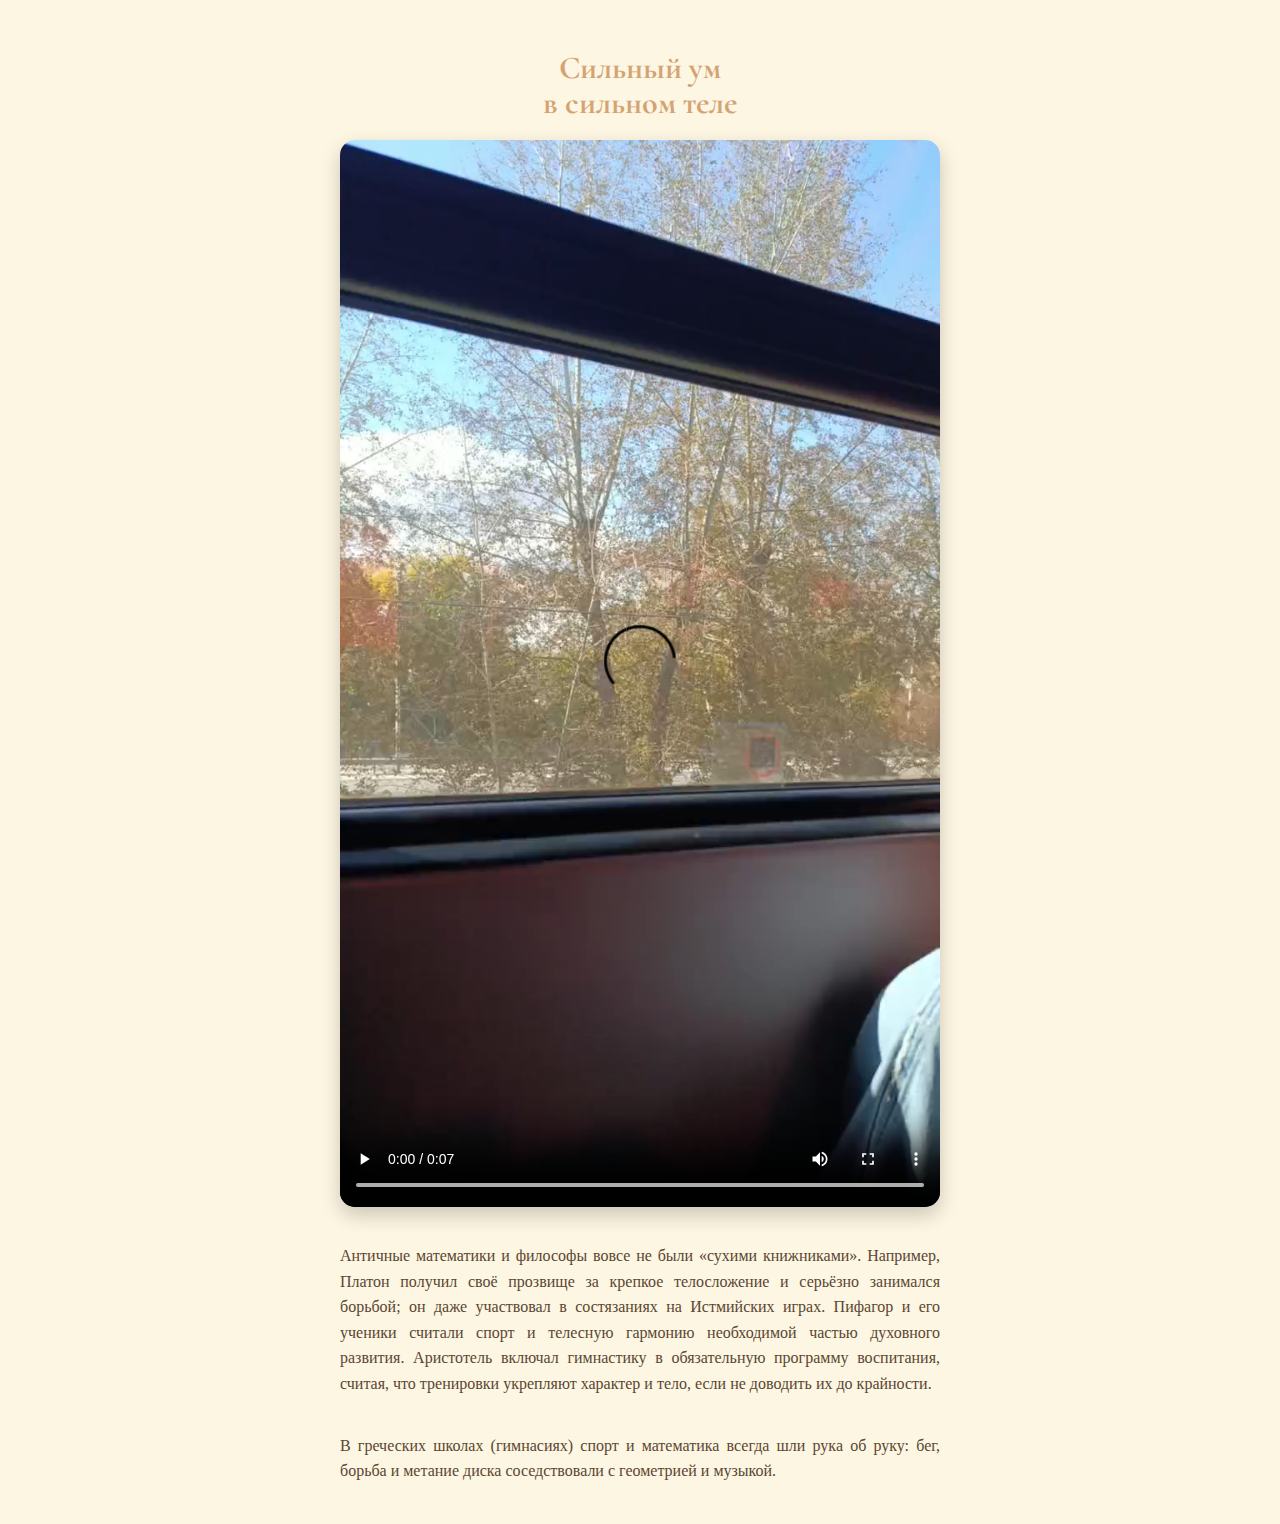
<file: index.html>
<!DOCTYPE html>
<html lang="ru">
<head>
  <meta charset="UTF-8">
  <meta name="viewport" content="width=device-width, initial-scale=1.0">
  <title>Сильный ум в сильном теле</title>
  
  <!-- Подключение шрифта Cormorant с Google Fonts -->
  <link href="https://fonts.googleapis.com/css2?family=Cormorant:wght@700&display=swap&subset=cyrillic" rel="stylesheet">

  <style>
    body {
      margin: 0;
      font-family: 'Georgia', serif; /* основной текст */
      background: #fdf6e3; /* светло-бежевый фон */
      color: #5a4631;
      display: flex;
      flex-direction: column;
      align-items: center;
      padding: 20px;
      line-height: 1.6;
      text-align: justify;
    }

    .header {
      text-align: center;
      margin-top: 30px;
    }

    /* Заголовок одним размером */
    .header h1 {
      font-family: 'Cormorant', serif;
      font-size: 2rem; /* одинаковый размер для всех строк */
      color: #d4a373; /* золотистый оттенок */
      line-height: 1.1; /* уменьшенный интервал между строками */
      text-align: center;
      margin: 0;
    }

    .video-container {
      width: 100%;
      max-width: 600px;
      margin: 20px 0;
      border-radius: 15px;
      overflow: hidden;
      box-shadow: 0 8px 20px rgba(0,0,0,0.2);
    }

    video {
      width: 100%;
      height: auto;
      display: block;
    }

    p {
      font-size: 1rem;
      max-width: 600px;
      margin-bottom: 20px;
    }

    @media (max-width: 500px) {
      .header h1 {
        font-size: 1.5rem;
      }

      p {
        font-size: 0.95rem;
      }
    }
  </style>
</head>
<body>
  <div class="header">
    <h1>Сильный ум<br>в сильном теле</h1>
  </div>

  <div class="video-container">
    <video controls>
      <source src="images/videva.mp4" type="video/mp4">
      Ваш браузер не поддерживает воспроизведение видео.
    </video>
  </div>

  <p>Античные математики и философы вовсе не были «сухими книжниками». Например, Платон получил своё прозвище за крепкое телосложение и серьёзно занимался борьбой; он даже участвовал в состязаниях на Истмийских играх. Пифагор и его ученики считали спорт и телесную гармонию необходимой частью духовного развития. Аристотель включал гимнастику в обязательную программу воспитания, считая, что тренировки укрепляют характер и тело, если не доводить их до крайности.</p>

  <p>В греческих школах (гимнасиях) спорт и математика всегда шли рука об руку: бег, борьба и метание диска соседствовали с геометрией и музыкой.</p>
</body>
</html>
</file>
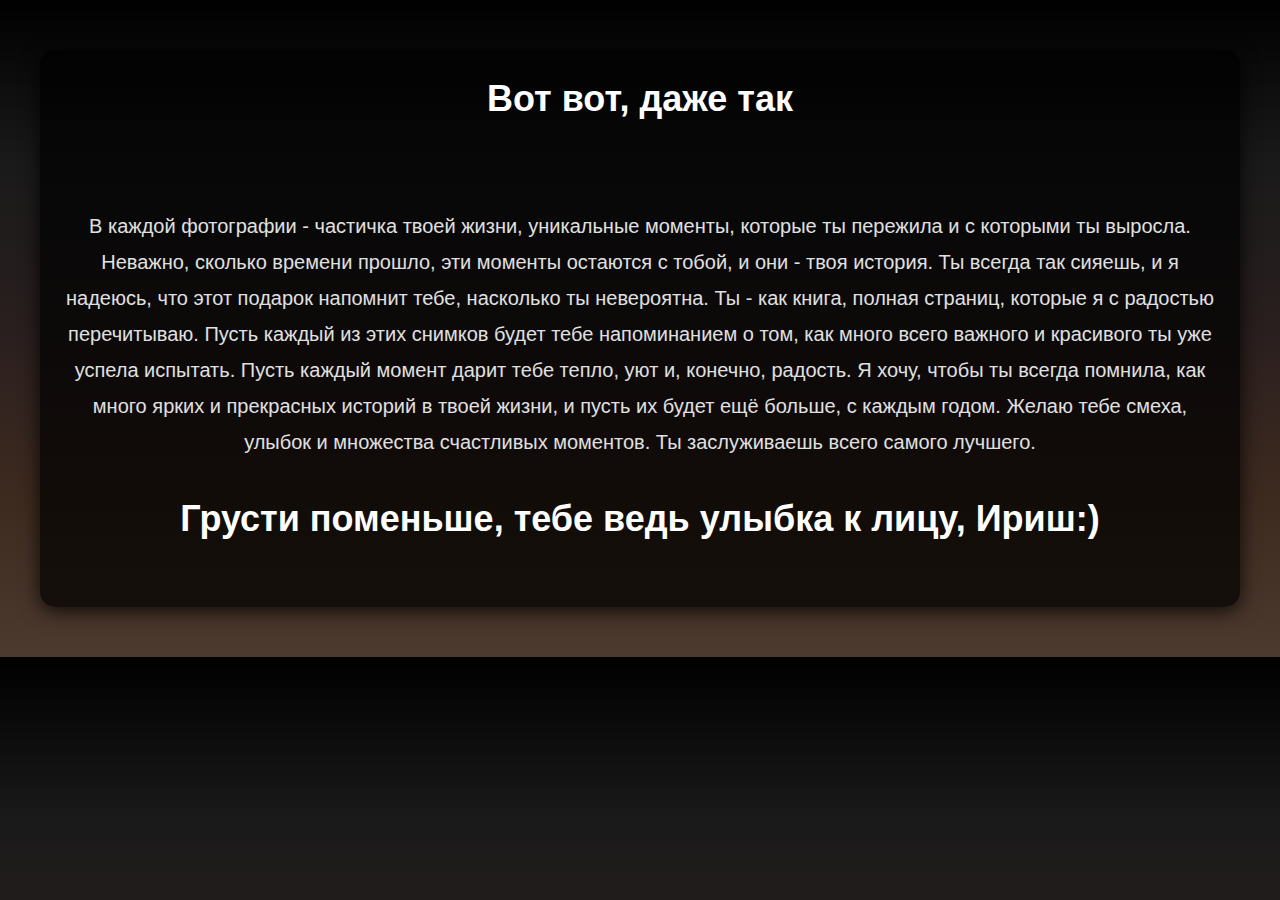
<file: 7/index.html>
<!DOCTYPE html>
<html lang="ru">
<head>
    <meta charset="UTF-8">
    <meta name="viewport" content="width=device-width, initial-scale=1.0">
    <title>А тут у нас что🤔</title>
    <link rel="icon" type="image/png" href="img/icons8-sunflower-50.png">
    <link rel="stylesheet" href="/7/main.css">
</head>
<body>
    <div class="memories-container">
        <h1 class="section-title">Вот вот, даже так</h1>

        <div class="memory-block" id="memoryBlock"></div>

        <div class="message">
            <p>В каждой фотографии - частичка твоей жизни, уникальные моменты, которые ты пережила и с которыми ты выросла. Неважно, сколько времени прошло, эти моменты остаются с тобой, и они - твоя история. Ты всегда так сияешь, и я надеюсь, что этот подарок напомнит тебе, насколько ты невероятна.

                Ты - как книга, полная страниц, которые я с радостью перечитываю. Пусть каждый из этих снимков будет тебе напоминанием о том, как много всего важного и красивого ты уже успела испытать. Пусть каждый момент дарит тебе тепло, уют и, конечно, радость.
                
                Я хочу, чтобы ты всегда помнила, как много ярких и прекрасных историй в твоей жизни, и пусть их будет ещё больше, с каждым годом. Желаю тебе смеха, улыбок и множества счастливых моментов. Ты заслуживаешь всего самого лучшего.</p>
        
            <h1>Грусти поменьше, тебе ведь улыбка к лицу, Ириш:)</h1>
        </div>
    </div>

    <div id="myModal" class="modal">
        <span class="prev" onclick="changeImage(-1)">&#10094;</span>
        <img class="modal-content" id="modalImage">
        <span class="next" onclick="changeImage(1)">&#10095;</span>
    </div>

    <script>
        const memoryBlock = document.getElementById("memoryBlock");

        images.forEach((image, index) => {
            const card = document.createElement("div");
            card.classList.add("memory-card");
            card.setAttribute("onclick", `openModal(${index})`);

            const img = document.createElement("img");
            img.src = image;
            img.alt = `Воспоминание ${index + 1}`;
            card.appendChild(img);

            const textDiv = document.createElement("div");
            textDiv.classList.add("memory-text");
            textDiv.innerHTML = `<p>${descriptions[index]}</p>`; 
            card.appendChild(textDiv);

            memoryBlock.appendChild(card);
        });

        let currentImageIndex = 0;
        
        function openModal(index) {
            const modal = document.getElementById("myModal");
            const modalImage = document.getElementById("modalImage");
            modal.style.display = "block";
            modalImage.src = images[index];

            currentImageIndex = index;
        }

        function changeImage(direction) {
            currentImageIndex = (currentImageIndex + direction + images.length) % images.length;
            const modalImage = document.getElementById("modalImage");
            modalImage.src = images[currentImageIndex];
        }

        window.onclick = function(event) {
            const modal = document.getElementById("myModal");
            if (event.target === modal) {
                modal.style.display = "none";
            }
        }
    </script>
</body>
</html>
</file>
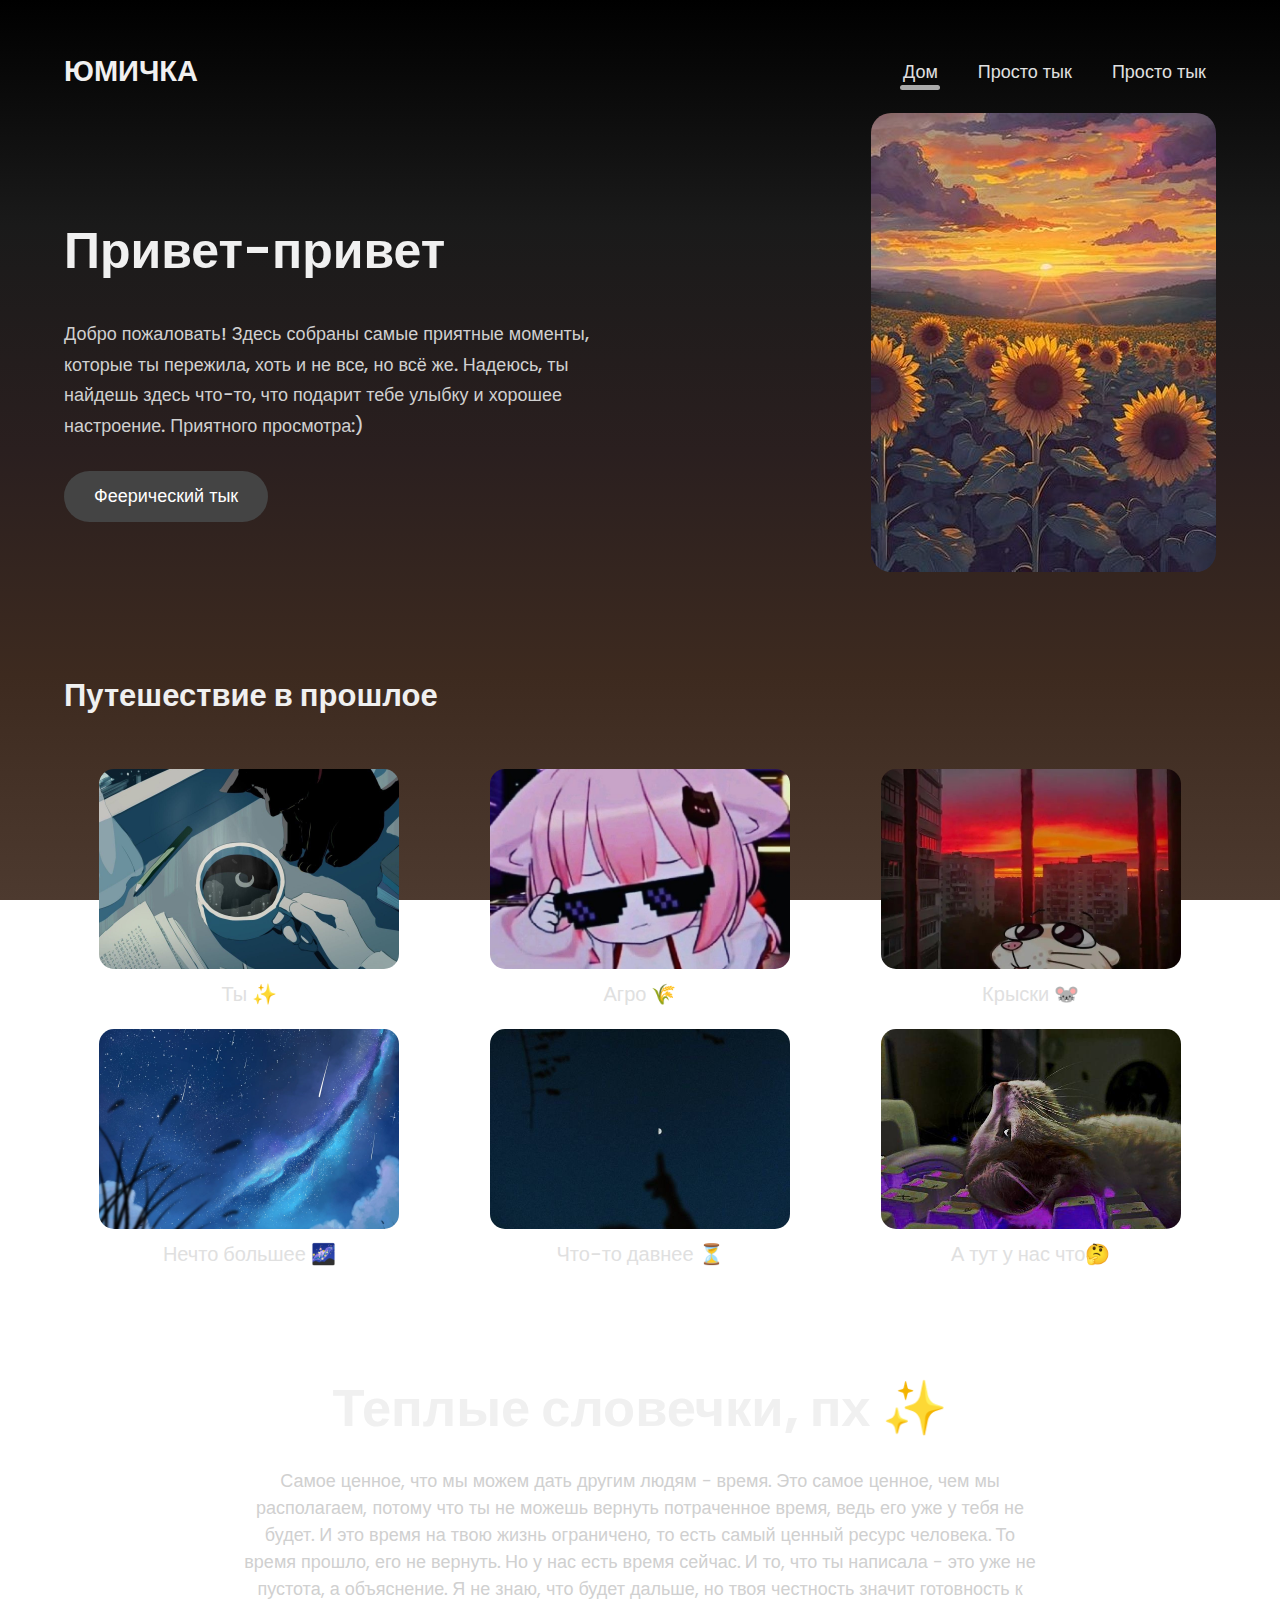
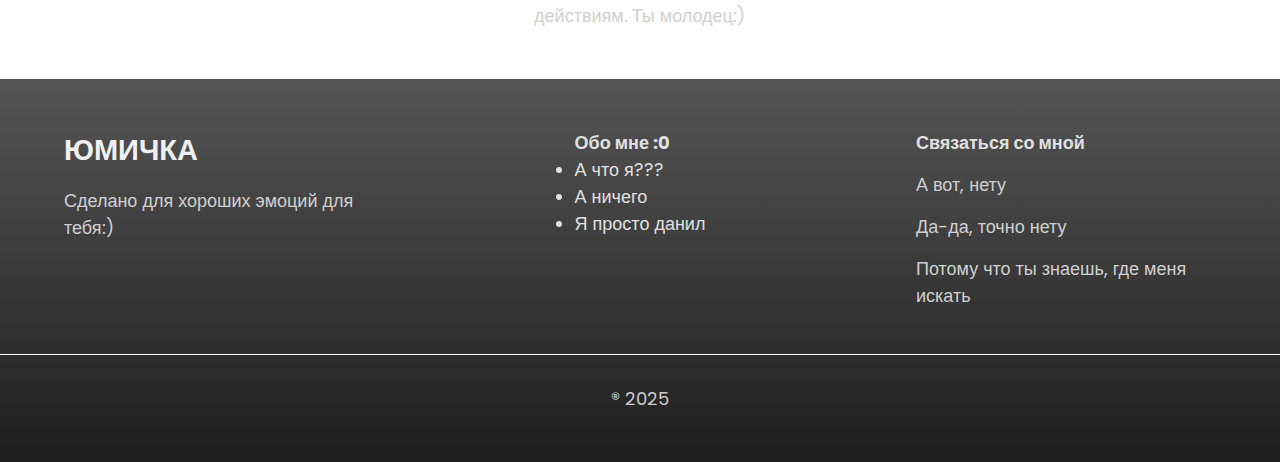
<file: Project1/index.html>
<!DOCTYPE html>
<html lang="en">
<head>
    <meta charset="UTF-8">
    <meta name="viewport" content="width=device-width, initial-scale=1.0">
    <title>Memories</title>
    <link rel="stylesheet" href="/Project1/css/main.css">
    <link rel="icon" href="/favicon_io_2/site.webmanifest" type="image/x-icon">
    <link rel="shortcut icon" href="/favicon_io_2/site.webmanifest" type="image/x-icon">

    
</head>
<body>
    <div class="wrapper">
        <header class="container">
            <span class="logo">Юмичка</span>
            <nav>
                <ul>
                    <li class="active"><a href="/">Дом</a></li>
                    <li><a href="https://music.yandex.ru/playlists/ps.4e6b6b1e-6a96-489d-9183-7ed6642a4a6d?utm_medium=copy_link" target="_blank" rel="noopener noreferrer">Просто тык</a></li>
                    <li><a href="https://pikabu.ru/tag/%D0%9C%D0%B5%D0%BC%D1%8B%2C%D0%A1%D1%82%D0%BE%D0%BC%D0%B0%D1%82%D0%BE%D0%BB%D0%BE%D0%B3%D0%B8%D1%8F" target="_blank" rel="noopener noreferrer">Просто тык</a></li>
                </ul>
            </nav>
        </header>
       
        <div class="hero container">
            <div class="hero--info">
                <h1>Привет-привет</h1>
                <p>Добро пожаловать!
                    Здесь собраны самые приятные моменты, которые ты пережила, хоть и не все, но всё же. Надеюсь, ты найдешь здесь что-то, что подарит тебе улыбку и хорошее настроение. Приятного просмотра:)
                    
                    </p>
                <a href="https://music.yandex.ru/track/132322151?utm_source=desktop&utm_medium=copy_link" target="_blank">
                    <button class="btn">Феерический тык</button>
                </a>
                
            </div>
            <img src="/img/SunFlower.jpg" alt="Яркое солнце в поле подсолнухов">
        </div>

        <div class="container trending">
            <h3>Путешествие в прошлое</h3>

            <div class="years">
                <div class="block">
                    <a href="/2/index.html" target="_blank">
                        <img src="/img/ты.JPG" alt="Ты">
                    </a>
                    <span>Ты ✨</span>
                </div>
                <div class="block">
                    <a href="/3/index.html" target="_blank">
                        <img src="/img/агро.JPG" alt="Агро">
                    </a>
                    <span>Агро 🌾</span>
                </div>
                <div class="block">
                    <a href="/4/index.html" target="_blank">
                        <img src="/img/крыски.JPG" alt="Крыски">
                    </a>
                    <span>Крыски 🐭</span>
                </div>
                <div class="block">
                    <a href="/5/index.html" target="_blank">
                        <img src="/img/большее.JPG" alt="Нечто большее">
                    </a>
                    <span>Нечто большее 🌌</span>
                </div>
                <div class="block">
                    <a href="/6/index.html" target="_blank">
                        <img src="/img/давнее.JPG" alt="Что-то давнее">
                    </a>
                    <span>Что-то давнее ⏳</span>
                </div>
                <div class="block">
                    <a href="/7/index.html" target="_blank">
                        <img src="/img/котик.jpeg" alt="А тут у нас что">
                    </a>
                    <span>А тут у нас что🤔</span>
                </div>
            </div>
        </div>

        <div class="container big-text">
            <h2>Теплые словечки, пх &#10024;</h2>
            <p class="small-text">Самое ценное, что мы можем дать другим людям - время. Это самое ценное, чем мы располагаем, потому что ты не можешь вернуть потраченное время, ведь его уже у тебя не будет. И это время на твою жизнь ограничено, то есть самый ценный ресурс человека.
                То время прошло, его не вернуть. Но у нас есть время сейчас. И то, что ты написала - это уже не пустота, а объяснение. Я не знаю, что будет дальше, но твоя честность значит готовность к действиям. Ты молодец:)</p>
            </div>
    </div>

    <footer>
        <div class="blocks container">
            <div>
                <span class="logo">Юмичка</span>
                <p>Сделано для хороших эмоций для тебя:)</p>
            </div>
            <div>
                <h4>Обо мне :0</h4>
                <ul>
                    <li>А что я???</li>
                    <li>А ничего</li>
                    <li>Я просто данил</li>
                </ul>
            </div>
            <div>
                <h4>Связаться со мной</h4>
                <ul>
                    <p>А вот, нету</p>
                    <p>Да-да, точно нету</p>
                    <p>Потому что ты знаешь, где меня искать</p>
                </ul>
            </div>
        </div>
        <hr>
        <p>® 2025</p>
    </footer>

</body>
</html>
</file>
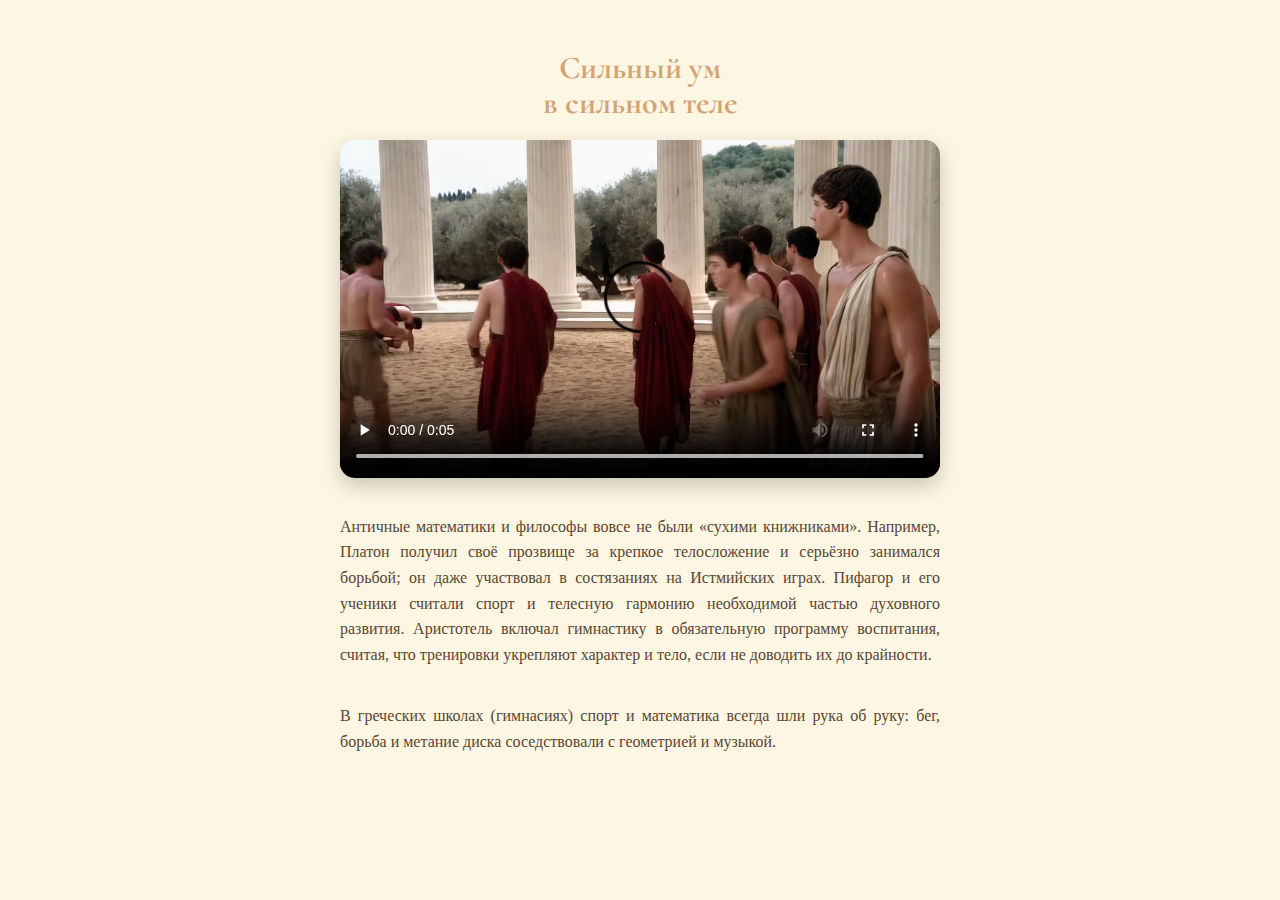
<file: fact1.html>
<!DOCTYPE html>
<html lang="ru">
<head>
  <meta charset="UTF-8">
  <meta name="viewport" content="width=device-width, initial-scale=1.0">
  <title>Сильный ум в сильном теле</title>
  
  <!-- Подключение шрифта Cormorant с Google Fonts -->
  <link href="https://fonts.googleapis.com/css2?family=Cormorant:wght@700&display=swap&subset=cyrillic" rel="stylesheet">

  <style>
    body {
      margin: 0;
      font-family: 'Georgia', serif; /* основной текст */
      background: #fdf6e3; /* светло-бежевый фон */
      color: #5a4631;
      display: flex;
      flex-direction: column;
      align-items: center;
      padding: 20px;
      line-height: 1.6;
      text-align: justify;
    }

    .header {
      text-align: center;
      margin-top: 30px;
    }

    /* Заголовок одним размером */
    .header h1 {
      font-family: 'Cormorant', serif;
      font-size: 2rem; /* одинаковый размер для всех строк */
      color: #d4a373; /* золотистый оттенок */
      line-height: 1.1; /* уменьшенный интервал между строками */
      text-align: center;
      margin: 0;
    }

    .video-container {
      width: 100%;
      max-width: 600px;
      margin: 20px 0;
      border-radius: 15px;
      overflow: hidden;
      box-shadow: 0 8px 20px rgba(0,0,0,0.2);
    }

    video {
      width: 100%;
      height: auto;
      display: block;
    }

    p {
      font-size: 1rem;
      max-width: 600px;
      margin-bottom: 20px;
    }

    @media (max-width: 500px) {
      .header h1 {
        font-size: 1.5rem;
      }

      p {
        font-size: 0.95rem;
      }
    }
  </style>
</head>
<body>
  <div class="header">
    <h1>Сильный ум<br>в сильном теле</h1>
  </div>

  <div class="video-container">
    <video controls>
      <source src="images/1.mp4" type="video/mp4">
      Ваш браузер не поддерживает воспроизведение видео.
    </video>
  </div>

  <p>Античные математики и философы вовсе не были «сухими книжниками». Например, Платон получил своё прозвище за крепкое телосложение и серьёзно занимался борьбой; он даже участвовал в состязаниях на Истмийских играх. Пифагор и его ученики считали спорт и телесную гармонию необходимой частью духовного развития. Аристотель включал гимнастику в обязательную программу воспитания, считая, что тренировки укрепляют характер и тело, если не доводить их до крайности.</p>

  <p>В греческих школах (гимнасиях) спорт и математика всегда шли рука об руку: бег, борьба и метание диска соседствовали с геометрией и музыкой.</p>
</body>
</html>
</file>
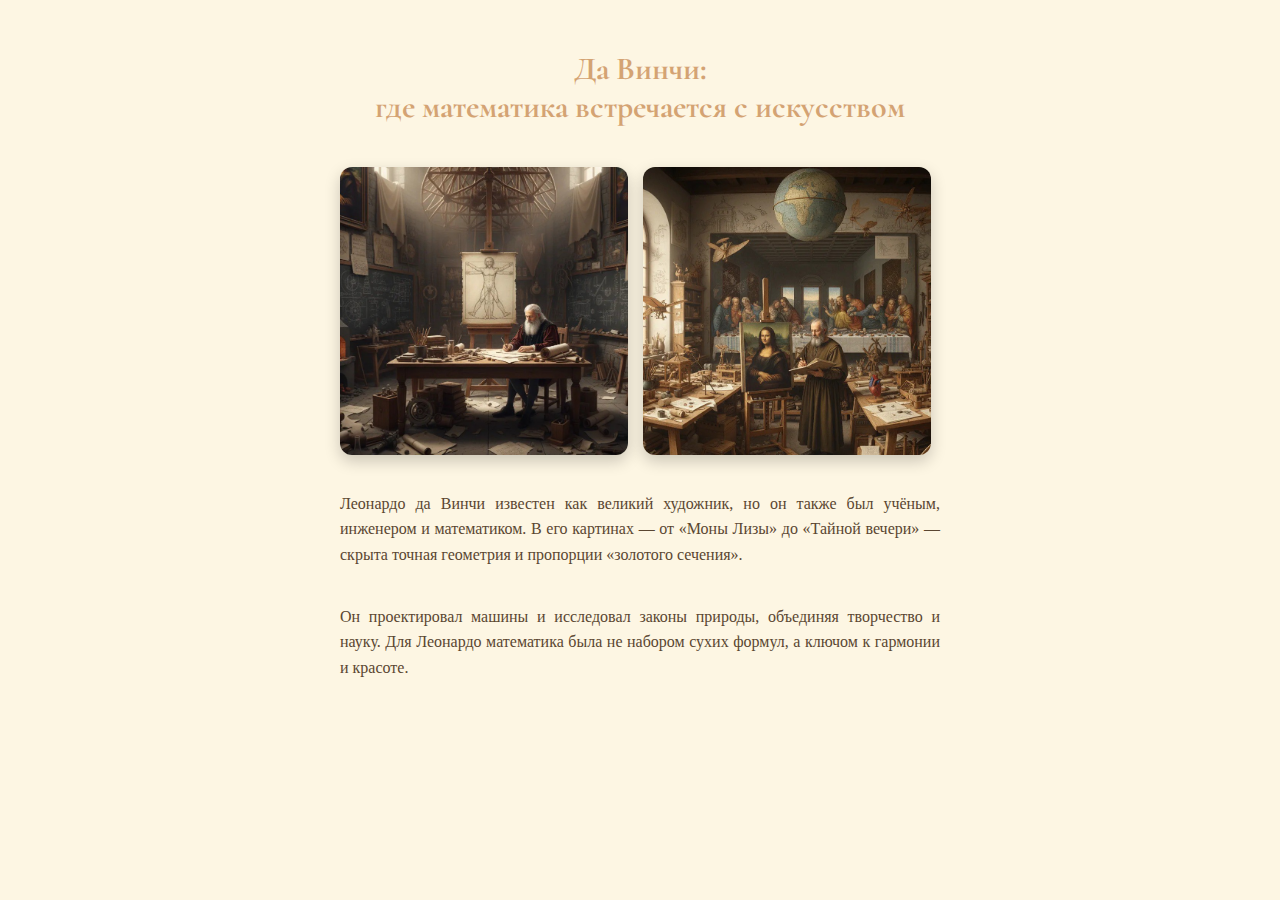
<file: fact2.html>
<!DOCTYPE html>
<html lang="ru">
<head>
  <meta charset="UTF-8">
  <meta name="viewport" content="width=device-width, initial-scale=1.0">
  <title>Да Винчи: где математика встречается с искусством</title>
  
  <!-- Подключение шрифта Cormorant -->
  <link href="https://fonts.googleapis.com/css2?family=Cormorant:wght@700&display=swap&subset=cyrillic" rel="stylesheet">

  <style>
    body {
      margin: 0;
      font-family: 'Georgia', serif;
      background: #fdf6e3;
      color: #5a4631;
      display: flex;
      flex-direction: column;
      align-items: center;
      padding: 20px;
      line-height: 1.6;
      text-align: justify;
    }

    .header {
      text-align: center;
      margin-top: 30px;
    }

    .header h1 {
      font-family: 'Cormorant', serif;
      font-size: 2rem;
      color: #d4a373;
      line-height: 1.2;
      text-align: center;
      margin: 0 0 20px 0;
    }

    .images-container {
      display: flex;
      flex-direction: column;
      gap: 15px;
      width: 100%;
      max-width: 600px;
      margin: 20px 0;
    }

    .images-container img {
      width: 100%;
      border-radius: 12px;
      box-shadow: 0 6px 16px rgba(0,0,0,0.2);
    }

    p {
      font-size: 1rem;
      max-width: 600px;
      margin-bottom: 20px;
    }

    @media (min-width: 700px) {
      .images-container {
        flex-direction: row;
      }

      .images-container img {
        width: 48%;
      }
    }

    @media (max-width: 500px) {
      .header h1 {
        font-size: 1.5rem;
      }

      p {
        font-size: 0.95rem;
      }
    }
  </style>
</head>
<body>
  <div class="header">
    <h1>Да Винчи:<br>где математика встречается с искусством</h1>
  </div>

  <div class="images-container">
    <img src="images/dai1.jpeg" alt="Леонардо да Винчи - пример 1">
    <img src="images/dai2.jpeg" alt="Леонардо да Винчи - пример 2">
  </div>

  <p>Леонардо да Винчи известен как великий художник, но он также был учёным, инженером и математиком. В его картинах — от «Моны Лизы» до «Тайной вечери» — скрыта точная геометрия и пропорции «золотого сечения».</p>

  <p>Он проектировал машины и исследовал законы природы, объединяя творчество и науку. Для Леонардо математика была не набором сухих формул, а ключом к гармонии и красоте.</p>
</body>
</html>
</file>
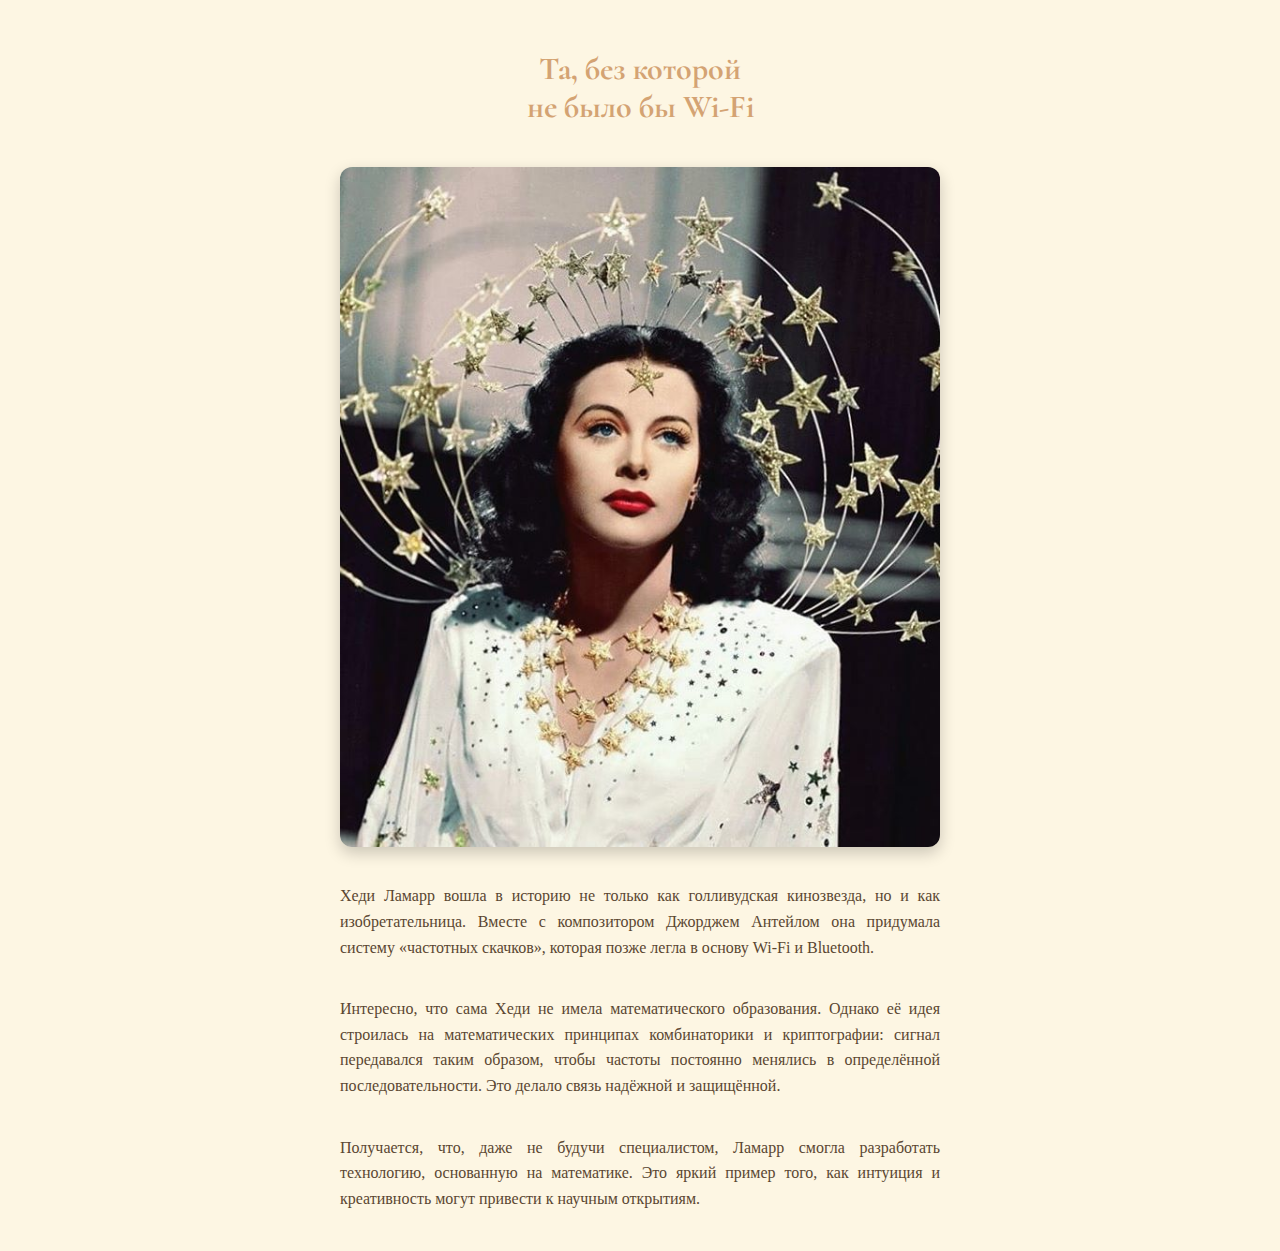
<file: fact3.html>
<!DOCTYPE html>
<html lang="ru">
<head>
  <meta charset="UTF-8">
  <meta name="viewport" content="width=device-width, initial-scale=1.0">
  <title>Та, без которой не было бы Wi-Fi</title>
  
  <!-- Подключение шрифта Cormorant -->
  <link href="https://fonts.googleapis.com/css2?family=Cormorant:wght@700&display=swap&subset=cyrillic" rel="stylesheet">

  <style>
    body {
      margin: 0;
      font-family: 'Georgia', serif;
      background: #fdf6e3;
      color: #5a4631;
      display: flex;
      flex-direction: column;
      align-items: center;
      padding: 20px;
      line-height: 1.6;
      text-align: justify;
    }

    .header {
      text-align: center;
      margin-top: 30px;
    }

    .header h1 {
      font-family: 'Cormorant', serif;
      font-size: 2rem;
      color: #d4a373;
      line-height: 1.2;
      text-align: center;
      margin: 0 0 20px 0;
    }

    .image-container {
      width: 100%;
      max-width: 600px;
      margin: 20px 0;
    }

    .image-container img {
      width: 100%;
      border-radius: 12px;
      box-shadow: 0 6px 16px rgba(0,0,0,0.2);
      display: block;
    }

    p {
      font-size: 1rem;
      max-width: 600px;
      margin-bottom: 20px;
    }

    @media (max-width: 500px) {
      .header h1 {
        font-size: 1.5rem;
      }

      p {
        font-size: 0.95rem;
      }
    }
  </style>
</head>
<body>
  <div class="header">
    <h1>Та, без которой<br>не было бы Wi-Fi</h1>
  </div>

  <div class="image-container">
    <img src="images/wifi.jpeg" alt="Хеди Ламарр">
  </div>

  <p>Хеди Ламарр вошла в историю не только как голливудская кинозвезда, но и как изобретательница. Вместе с композитором Джорджем Антейлом она придумала систему «частотных скачков», которая позже легла в основу Wi-Fi и Bluetooth.</p>

  <p>Интересно, что сама Хеди не имела математического образования. Однако её идея строилась на математических принципах комбинаторики и криптографии: сигнал передавался таким образом, чтобы частоты постоянно менялись в определённой последовательности. Это делало связь надёжной и защищённой.</p>

  <p>Получается, что, даже не будучи специалистом, Ламарр смогла разработать технологию, основанную на математике. Это яркий пример того, как интуиция и креативность могут привести к научным открытиям.</p>
</body>
</html>
</file>
<file: 7/main.css>
/* Основные стили */
* {
    margin: 0;
    padding: 0;
    box-sizing: border-box;
}

body {
    background: linear-gradient(to bottom, #000000, #1a1a1a, #2a1f1f, #3d2a1f, #4d3a2f);
    color: #e0e0e0;
    font-family: 'Poppins', sans-serif;
    font-size: 18px;
    line-height: 1.6;
    padding: 50px 10px;
    overflow-x: hidden;
}

h1 {
    font-size: 36px;
    color: #fff;
    text-align: center;
    margin-bottom: 40px;
    font-weight: bold;
}

/* Стиль для контейнера воспоминаний */
.memories-container {
    max-width: 1200px;
    margin: 0 auto;
    text-align: center;
    background-color: rgba(0, 0, 0, 0.7);
    border-radius: 15px;
    padding: 20px;
    box-shadow: 0 4px 20px rgba(0, 0, 0, 0.8);
}

.memory-block {
    display: grid;
    grid-template-columns: repeat(auto-fill, minmax(250px, 1fr));
    gap: 20px;
    margin-bottom: 40px;
}

.memory-card {
    background-color: #2a1f1f;
    border-radius: 15px;
    overflow: hidden;
    cursor: pointer;
    transition: transform 0.3s ease, box-shadow 0.3s ease;
}

.memory-card:hover {
    transform: scale(1.05);
    box-shadow: 0 5px 15px rgba(0, 0, 0, 0.5);
}

.memory-card img {
    width: 100%;
    height: 100%;
    object-fit: cover;
    border-bottom: 3px solid #e0e0e0;
}

.memory-text {
    padding: 15px;
    font-size: 16px;
    color: #f0f0f0;
    background-color: #3d2a1f;
    border-top: 3px solid #e0e0e0;
    border-radius: 0 0 15px 15px;
}

/* Стили для текста в блоках */
.message p {
    font-size: 20px;
    line-height: 1.8;
    color: #e0e0e0;
    text-align: center;
    margin-bottom: 30px;
    font-weight: 400;
}

/* Модальное окно */
.modal {
    display: none;
    position: fixed;
    z-index: 1;
    left: 0;
    top: 0;
    width: 100%;
    height: 100%;
    background-color: rgba(0, 0, 0, 0.8);
    overflow: auto;
    justify-content: center;
    align-items: center;
}

.modal-content {
    width: 80%;
    max-width: 900px;
    margin: auto;
    border-radius: 10px;
}

.prev, .next {
    color: white;
    font-size: 30px;
    position: absolute;
    top: 50%;
    padding: 16px;
    background-color: rgba(0, 0, 0, 0.6);
    border: none;
    cursor: pointer;
    z-index: 10;
}

.prev {
    left: 10px;
    transform: translateY(-50%);
}

.next {
    right: 10px;
    transform: translateY(-50%);
}

.prev:hover, .next:hover {
    background-color: rgba(0, 0, 0, 0.8);
}
</file>
<file: Project1/css/main.css>
@import url('https://fonts.googleapis.com/css2?family=Poppins:wght@400;500;700;800&display=swap');

* {
    margin: 0;
    padding: 0;
    box-sizing: border-box; 
}

body {
    font-family: 'Poppins', sans-serif;
    font-weight: 400;
    color: #e0e0e0;
    font-size: 18px;
    background: linear-gradient(to bottom, #000000, #1a1a1a, #2a1f1f, #3d2a1f, #4d3a2f);
    background-attachment: fixed;
    overflow-x: hidden;
}

html {
    scrollbar-width: thin;
    scrollbar-color: rgba(255, 255, 255, 0.3) rgba(255, 255, 255, 0.1);
}

::-webkit-scrollbar {
    width: 12px;
}

::-webkit-scrollbar-track {
    background: rgba(255, 255, 255, 0.1);
}

::-webkit-scrollbar-thumb {
    background: rgba(255, 255, 255, 0.3);
    border-radius: 10px;
}

::-webkit-scrollbar-thumb:hover {
    background: rgba(255, 255, 255, 0.6);
}

a {
    text-decoration: none;
    color: #e0e0e0;
}

img {
    max-width: 100%;
    display: block;
}

.wrapper {
    width: 100%;
}


@keyframes fadeIn {
    from { opacity: 0; transform: translateY(20px); }
    to   { opacity: 1; transform: translateY(0); }
}

.fade-in {
    animation: fadeIn 1.2s ease-out both;
}

.container {
    max-width: 1400px;
    width: 90%;
    margin: 0 auto;
}

header {
    display: flex;
    align-items: center;
    justify-content: space-between;
    padding: 50px 0;
}

header .logo,
footer .blocks .logo {
    text-transform: uppercase;
    font-size: 29px;
    font-weight: 800;
    color: #f0f0f0;
}

header nav ul {
    list-style: none;
    display: flex;
    gap: 20px;
}

header nav ul li a {
    padding: 5px 10px;
    display: inline-block;
    color: #e0e0e0;
}

header nav ul li {
    position: relative;
}

header nav ul li.active::after {
    content: '';
    display: block;
    width: 40px;
    height: 5px;
    background: #aaa;
    border-radius: 10px;
    position: absolute;
    bottom: 0;
    left: 50%;
    transform: translateX(-50%);
}

header nav ul li:not(.active):not(.btn) a:hover {
    border-bottom: 5px solid #aaa;
}

header nav ul .btn a {
    background: #444;
    padding: 10px 15px;
    border-radius: 10px;
    font-weight: 700;
    color: #fff;
    transition: all 500ms ease;
}

header nav ul .btn a:hover {
    background: #666;
}


.hero {
    padding-bottom: 100px;
    position: relative;
}

.hero--info {
    max-width: 530px;
    padding-top: 70px;
}

.hero--info h2 {
    color: #bbb;
    font-size: 20px;
    font-weight: 600;
}

.hero--info h1 {
    font-size: 50px;
    font-weight: 600;
    color: #f0f0f0;
}

.hero--info p {
    font-weight: 500;
    line-height: 170%;
    margin: 30px 0;
    color: #d0d0d0;
}

.hero--info .btn {
    background: #444;
    color: #fff;
    border-radius: 50px;
    padding: 15px 30px;
    border: 0;
    transition: all 500ms ease;
    cursor: pointer;
    font-size: 18px;
}

.hero--info .btn:hover {
    transform: scale(1.1);
    background: #666;
}

.hero img {
    max-width: 50%;
    height: auto;
    position: absolute;
    top: -50px;
    right: 0;
    border-radius: 20px;
    transform: translateY(20px);
}


.trending {
    padding-top: 50px;
}

.trending h3 {
    font-weight: 600;
    font-size: 31px;
    color: #f0f0f0;
}

.trending .block img {
    border-radius: 15px;
}

.trending .see-all {
    color: #fff;
    background: #444;
    border-radius: 30px;
    padding: 12px 23px;
    float: right;
    display: block;
    transition: all 500ms ease;
}

.trending .see-all:hover {
    transform: scale(1.1);
    background: #666;
}

.trending .years {
    display: flex;
    justify-content: space-between;
    width: 100%;
    padding: 50px 0;
}

.trending .years span {
    display: block;
    text-align: center;
    margin-top: 10px;
    font-size: 20px;
    font-weight: 500;
    color: #e0e0e0;
}

.trending .years .block {
    text-align: center;
}



.trending .years span img {
    content: url('img/tooth-icon.png');
    position: relative;
    top: 5px;
    margin-right: 7px;
}


.big-text {
    padding: 50px 0;
    font-size: 35px;
    font-weight: 600;
    text-align: center;
    width: 800px;
    margin: 0 auto;
    color: #f0f0f0;
}

.small-text {
    font-size: 18px;
    font-weight: 400;
    color: #d0d0d0;
    margin-top: 20px;
}


footer {
    background: linear-gradient(0deg, #1e1e1e, #555);
    padding: 50px 0;
    color: #e0e0e0;
}

footer .blocks {
    display: flex;
    justify-content: space-between;
}

footer .blocks p {
    width: 300px;
    margin: 15px 0;
    color: #d0d0d0;
}

footer.blocks h4 {
    font-weight: 500;
    font-size: 17px;
    color: #f0f0f0;
}

footer.blocks ul li {
    margin-top: 7px;
    opacity: 0.8;
    color: #ccc;
}

footer hr {
    margin: 30px 0;
    border: 0;
    height: 0.6px;
    background: #fff;
}

footer > p {
    text-align: center;
    color: #ccc;
}

.trending .years .block {
    text-align: center;
    width: 20%; 
}

.trending .years img {
    width: 100%; 
    height: 200px; 
    object-fit: cover; 
    border-radius: 15px; 
}
.trending .years {
    display: grid;
    grid-template-columns: repeat(3, 1fr); 
    gap: 20px; 
    width: 100%;
    padding: 50px 0;
}

.trending .years .block {
    text-align: center;
    width: 100%; 
    max-width: 300px; 
    margin: 0 auto; 
}

@media (max-width: 1024px) {
    .trending .years {
        grid-template-columns: repeat(2, 1fr); 
    }
}

@media (max-width: 768px) {
    .trending .years {
        grid-template-columns: 1fr; 
    }
}
</file>
